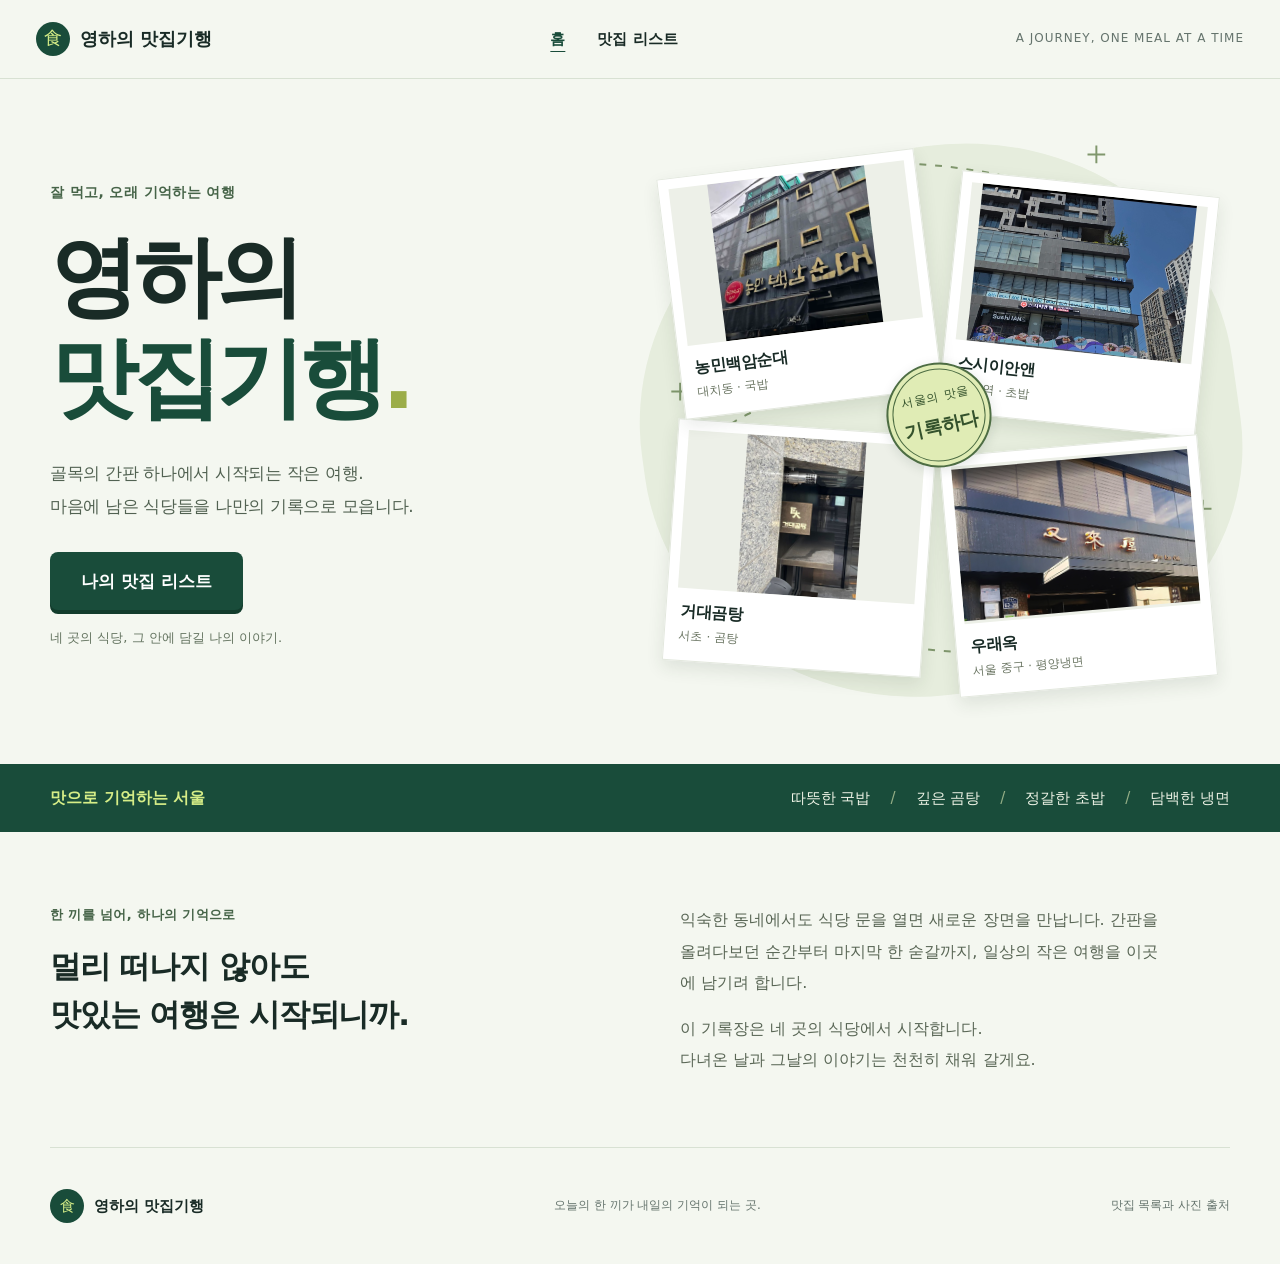
<file: index.html>
<!doctype html>
<html lang="ko">
<head>
  <meta charset="utf-8">
  <meta name="viewport" content="width=device-width, initial-scale=1">
  <meta name="theme-color" content="#194c3a">
  <meta name="description" content="골목의 간판에서 시작되는 작은 여행. 영하가 모아 둔 네 곳의 식당과 한 끼의 기억을 만나보세요.">
  <title>영하의 맛집기행</title>
  <link rel="stylesheet" href="styles.css">
  <link rel="stylesheet" href="landing.css">
</head>
<body class="landing-page">
  <a class="skip-link" href="#journey">본문으로 건너뛰기</a>
  <header class="site-header">
    <a class="brand" href="index.html" aria-label="영하의 맛집기행 홈"><span class="brand-mark" aria-hidden="true">食</span> 영하의 맛집기행</a>
    <nav aria-label="메인 메뉴"><a href="index.html" aria-current="page">홈</a><a href="restaurants.html">맛집 리스트</a></nav>
    <span class="header-note">A JOURNEY, ONE MEAL AT A TIME</span>
  </header>
  <main id="journey">
    <section class="journey-hero page-width" aria-labelledby="journey-title">
      <div class="journey-copy">
        <p class="journey-eyebrow">잘 먹고, 오래 기억하는 여행</p>
        <h1 id="journey-title">영하의<br><span>맛집기행</span><span class="title-period" aria-hidden="true">.</span></h1>
        <p class="journey-description">골목의 간판 하나에서 시작되는 작은 여행.<br>마음에 남은 식당들을<br class="small-break"> 나만의 기록으로 모읍니다.</p>
        <a class="journey-button" href="restaurants.html">나의 맛집 리스트</a>
        <p class="journey-button-note">네 곳의 식당, 그 안에 담길 나의 이야기.</p>
      </div>
      <div class="journey-collage" aria-label="맛집기행의 네 식당 사진">
        <svg class="journey-route" viewBox="0 0 600 600" fill="none" aria-hidden="true" focusable="false">
          <path d="M50 92C130 10 530 28 548 195C570 370 40 170 53 390C62 540 403 590 550 490" stroke="currentColor" stroke-width="2" stroke-dasharray="7 9"/>
          <path d="M460 45v-18m-9 9h18M37 286v-18m-9 9h18M568 405v-18m-9 9h18" stroke="currentColor" stroke-width="2"/>
        </svg>
        <figure class="journey-postcard postcard-nongmin">
          <div class="postcard-image"><img src="assets/nongminbagamsundae.webp" alt="농민백암순대의 간판과 외관" width="750" height="750"></div>
          <figcaption><strong>농민백암순대</strong><span>대치동 · 국밥</span></figcaption>
        </figure>
        <figure class="journey-postcard postcard-sushi">
          <div class="postcard-image"><img src="assets/sushiianand.jpg" alt="스시이안앤 DMC역점의 간판과 외관" width="851" height="624"></div>
          <figcaption><strong>스시이안앤</strong><span>DMC역 · 초밥</span></figcaption>
        </figure>
        <figure class="journey-postcard postcard-geodae">
          <div class="postcard-image"><img src="assets/geodaegomtang.jpg" alt="거대곰탕 서초점의 입구와 간판" width="540" height="720"></div>
          <figcaption><strong>거대곰탕</strong><span>서초 · 곰탕</span></figcaption>
        </figure>
        <figure class="journey-postcard postcard-uraeok">
          <div class="postcard-image"><img src="assets/uraeok.jpg" alt="우래옥의 간판과 외관" width="1000" height="641"></div>
          <figcaption><strong>우래옥</strong><span>서울 중구 · 평양냉면</span></figcaption>
        </figure>
        <div class="journey-stamp" aria-hidden="true"><span>서울의 맛을</span><strong>기록하다</strong></div>
      </div>
    </section>
    <div class="journey-strip" aria-label="기록장에 담긴 음식"><div class="page-width"><span>맛으로 기억하는 서울</span><p>따뜻한 국밥 <i aria-hidden="true">/</i> 깊은 곰탕 <i aria-hidden="true">/</i> 정갈한 초밥 <i aria-hidden="true">/</i> 담백한 냉면</p></div></div>
    <section class="journey-story page-width" aria-labelledby="story-title">
      <div><p class="journey-eyebrow">한 끼를 넘어, 하나의 기억으로</p><h2 id="story-title">멀리 떠나지 않아도<br>맛있는 여행은 시작되니까.</h2></div>
      <div class="journey-story-copy"><p>익숙한 동네에서도 식당 문을 열면 새로운 장면을 만납니다. 간판을 올려다보던 순간부터 마지막 한 숟갈까지, 일상의 작은 여행을 이곳에 남기려 합니다.</p><p>이 기록장은 네 곳의 식당에서 시작합니다.<br>다녀온 날과 그날의 이야기는 천천히 채워 갈게요.</p></div>
    </section>
  </main>
  <footer class="site-footer page-width landing-footer"><a class="brand" href="index.html"><span class="brand-mark" aria-hidden="true">食</span> 영하의 맛집기행</a><p>오늘의 한 끼가 내일의 기억이 되는 곳.</p><a href="restaurants.html">맛집 목록과 사진 출처</a></footer>
</body>
</html>
</file>
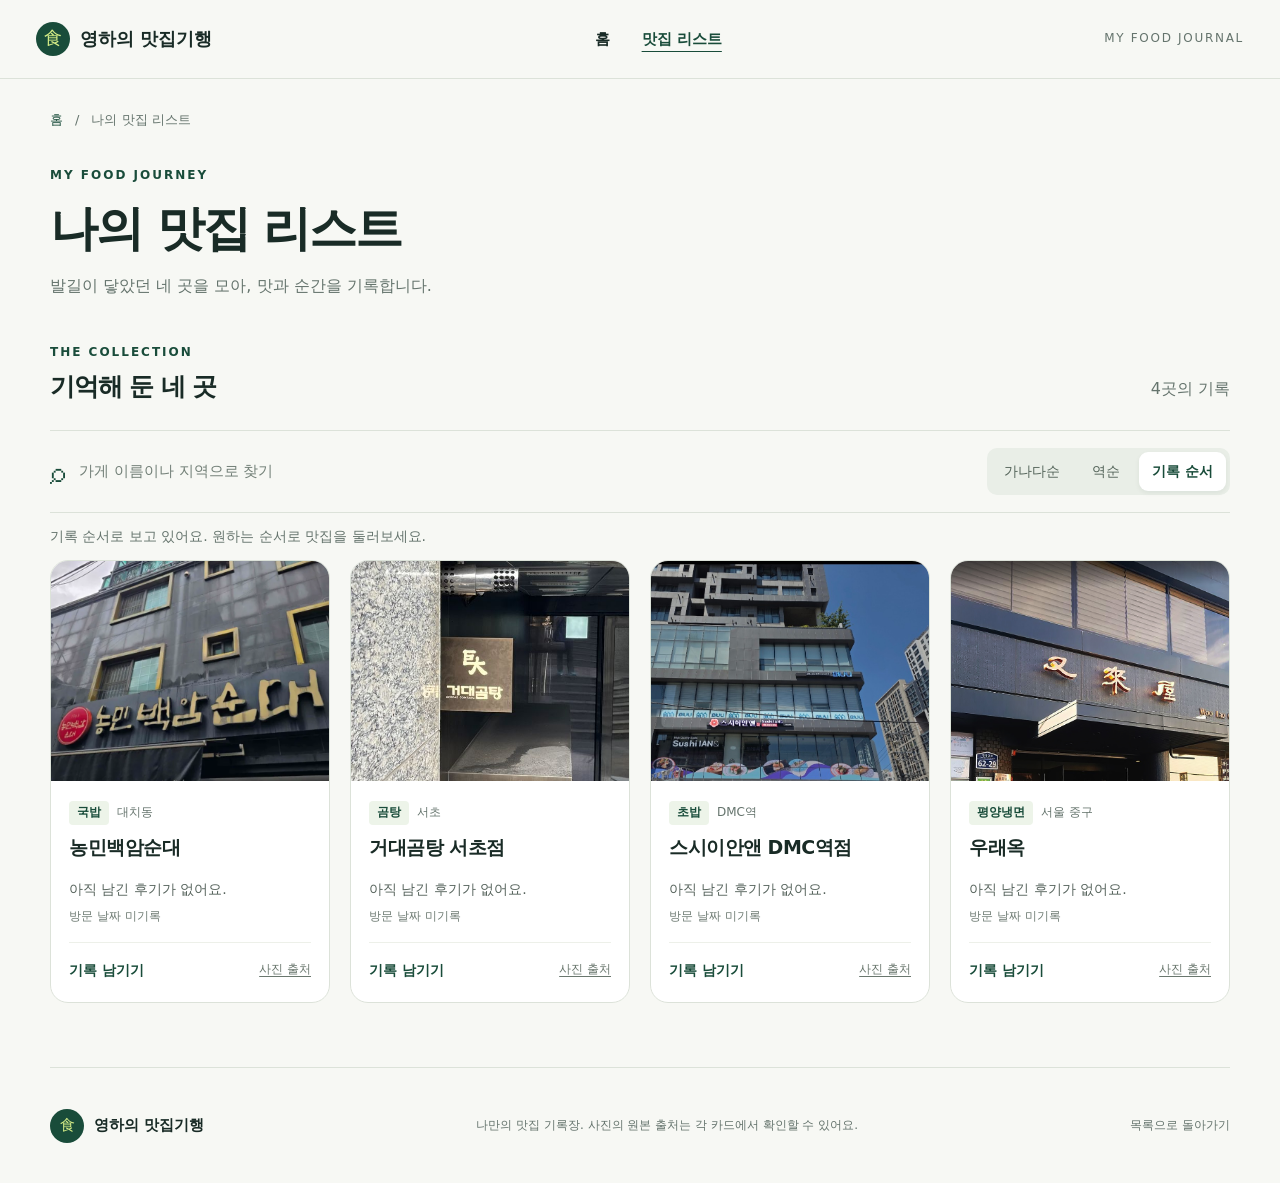
<file: restaurants.html>
<!doctype html>
<html lang="ko">
<head>
  <meta charset="utf-8">
  <meta name="viewport" content="width=device-width, initial-scale=1">
  <meta name="description" content="영하의 맛집기행. 다녀온 네 곳의 맛집과 기억에 남는 순간을 모은 기록장">
  <title>영하의 맛집기행 — 나의 맛집 리스트</title>
  <link rel="stylesheet" href="styles.css?v=20261124-3">
  <script src="algorithms.js" defer></script>
  <script src="script.js" defer></script>
</head>
<body class="collection-page">
  <a class="skip-link" href="#restaurants">맛집 목록으로 건너뛰기</a>
  <header class="site-header">
    <a class="brand" href="index.html" aria-label="영하의 맛집기행 홈"><span class="brand-mark" aria-hidden="true">食</span> 영하의 맛집기행</a>
    <nav aria-label="메인 메뉴"><a href="index.html">홈</a><a href="#restaurants" aria-current="page">맛집 리스트</a></nav>
    <span class="header-note">MY FOOD JOURNAL</span>
  </header>

  <main>
    <section class="collection-page-intro page-width">
      <nav class="breadcrumb" aria-label="현재 위치"><a href="index.html">홈</a><span aria-hidden="true">/</span><span aria-current="page">나의 맛집 리스트</span></nav>
      <p class="eyebrow">MY FOOD JOURNEY</p>
      <h1>나의 맛집 리스트</h1>
      <p>발길이 닿았던 네 곳을 모아, 맛과 순간을 기록합니다.</p>
    </section>

    <section id="restaurants" class="page-width collection">
      <div class="section-heading"><div><p class="eyebrow">THE COLLECTION</p><h2>기억해 둔 네 곳</h2></div><p id="list-count" class="muted">4곳의 기록</p></div>
      <div class="collection-toolbar">
        <label class="search-field"><span aria-hidden="true">⌕</span><input id="restaurant-search" type="search" placeholder="가게 이름이나 지역으로 찾기" aria-label="가게 이름이나 지역으로 찾기"></label>
        <div class="sort-group" role="group" aria-label="맛집 이름 정렬">
          <button type="button" data-sort="asc" aria-pressed="false">가나다순</button>
          <button type="button" data-sort="desc" aria-pressed="false">역순</button>
          <button type="button" id="reset-order" aria-pressed="true">기록 순서</button>
        </div>
      </div>
      <div id="sort-feedback" class="sort-feedback" role="status">기록 순서로 보고 있어요. 원하는 순서로 맛집을 둘러보세요.</div>
      <div id="restaurant-grid" class="restaurant-grid"></div>
      <div id="empty-state" class="empty-state" hidden>찾는 식당이 없어요. 다른 이름이나 지역으로 검색해 보세요.</div>
    </section>
  </main>
  <footer class="site-footer page-width"><a class="brand" href="index.html"><span class="brand-mark" aria-hidden="true">食</span> 영하의 맛집기행</a><p>나만의 맛집 기록장. 사진의 원본 출처는 각 카드에서 확인할 수 있어요.</p><a href="#restaurants">목록으로 돌아가기</a></footer>

  <dialog id="record-dialog" aria-labelledby="record-title">
    <form id="record-form">
      <div class="dialog-heading"><h2 id="record-title">나의 기록</h2><button id="close-dialog" type="button" class="icon-button" aria-label="기록 창 닫기">×</button></div>
      <p class="muted">방문 날짜와 기억하고 싶은 이야기를 남겨 보세요.</p>
      <label for="visit-date">방문 날짜 <span class="optional">선택</span></label><input id="visit-date" type="date">
      <label for="visit-review">나의 후기 <span class="optional">선택</span></label><textarea id="visit-review" rows="5" maxlength="1000" placeholder="먹었던 메뉴, 기억에 남는 순간…"></textarea>
      <p class="storage-note">기록은 현재 브라우저에 저장됩니다. 다른 기기나 브라우저에는 자동으로 옮겨지지 않아요.</p>
      <button class="dark-button" type="submit">기록 저장</button>
    </form>
  </dialog>
  <div id="toast" class="toast" role="status" hidden></div>
  <noscript><p class="noscript">맛집 목록과 정렬 기능을 사용하려면 브라우저에서 JavaScript를 허용해 주세요.</p></noscript>
</body>
</html>
</file>
<file: styles.css>
@charset "UTF-8";
:root{--ink:#192b26;--muted:#65746d;--green:#194c3a;--green-dark:#123a2c;--lime:#d6ed87;--paper:#f7f8f4;--line:#dce2d9;--white:#fff;--radius:18px;--sans:"Malgun Gothic","Apple SD Gothic Neo",system-ui,sans-serif}
*{box-sizing:border-box}html{scroll-behavior:smooth;scroll-padding-top:90px}body{margin:0;background:var(--paper);color:var(--ink);font-family:var(--sans);font-size:16px;line-height:1.65}button,input,select,textarea{font:inherit}button,a,input,select,textarea,summary{-webkit-tap-highlight-color:transparent}button{cursor:pointer}button:disabled{cursor:default;opacity:.45}a{color:inherit;text-decoration:none}a:hover{text-decoration:underline;text-underline-offset:5px}button:focus-visible,a:focus-visible,input:focus-visible,select:focus-visible,textarea:focus-visible,summary:focus-visible{outline:3px solid #8fb849;outline-offset:4px}button,input,select,textarea{border-radius:9px}button{transition:background .18s,color .18s,transform .18s}button:active:not(:disabled){transform:translateY(1px)}img{max-width:100%}[hidden]{display:none!important}.page-width{width:min(1180px,calc(100% - 64px));margin-inline:auto}.muted{color:var(--muted)}.skip-link{position:fixed;left:20px;top:-80px;z-index:100;padding:12px 20px;background:var(--lime)}.skip-link:focus{top:14px}
.site-header{display:flex;align-items:center;justify-content:space-between;gap:24px;padding:22px 36px;border-bottom:1px solid var(--line);background:var(--paper)}.brand{display:inline-flex;gap:10px;align-items:center;font-weight:800;font-size:18px;white-space:nowrap}.brand-mark{display:grid;place-items:center;background:var(--green);color:var(--lime);width:34px;height:34px;border-radius:50%;font-family:serif;font-weight:400}.site-header nav{display:flex;gap:32px;font-size:15px;font-weight:600}.header-note{color:var(--muted);font-size:12px;letter-spacing:1.7px}
.hero{display:grid;grid-template-columns:1.1fr 1fr;gap:50px;align-items:center;padding-block:68px 78px}.eyebrow{font-size:12px;font-weight:700;letter-spacing:2px;display:flex;align-items:center;gap:10px;color:var(--green);margin:0 0 14px}.tiny-line{height:1px;width:28px;background:var(--green)}h1{font-size:clamp(42px,5.8vw,70px);letter-spacing:-3px;line-height:1.18;margin:0 0 24px;font-weight:800}h1 em{font-style:normal;color:var(--green)}.hero-copy{color:var(--muted);line-height:1.9;margin-bottom:28px}.primary-link,.dark-button{display:inline-flex;justify-content:center;align-items:center;border:1px solid var(--green);padding:12px 21px;background:var(--green);color:white;font-weight:600;font-size:15px;border-radius:8px}.primary-link:hover,.dark-button:hover{background:var(--green-dark);text-decoration:none}.hero-art{height:370px;position:relative}.hero-photo{position:absolute;overflow:hidden;border:8px solid white;box-shadow:0 12px 30px #193e2920;background:#e6ebe5}.hero-photo img{display:block;object-fit:contain;width:100%;height:100%}.photo-a{width:65%;height:270px;top:0;left:0;transform:rotate(-5deg)}.photo-b{width:53%;height:220px;right:0;top:120px;transform:rotate(7deg)}.hero-note{position:absolute;bottom:5px;left:8px;display:flex;flex-direction:column;gap:10px;padding:22px 28px;background:var(--lime);transform:rotate(-3deg);box-shadow:0 6px 16px #193e2912}.hero-note span{font-size:11px;letter-spacing:1px}.hero-note strong{font-size:22px;line-height:1.4;letter-spacing:-.5px}
.collection{padding-bottom:76px}.section-heading{display:flex;justify-content:space-between;align-items:end;gap:28px;margin-bottom:26px}.section-heading h2{font-size:32px;line-height:1.35;letter-spacing:-1.1px;margin:0}.section-heading .eyebrow{margin-bottom:8px}.section-heading>p{margin:0 0 2px}.collection-toolbar{display:flex;align-items:center;justify-content:space-between;gap:18px;padding-block:17px;border-top:1px solid var(--line);border-bottom:1px solid var(--line)}.search-field{display:flex;align-items:center;gap:10px;flex:1;max-width:400px}.search-field>span{font-size:30px;line-height:1;color:var(--green)}.search-field input{width:100%;min-width:0;border:0;background:transparent;padding:8px 4px;font-size:15px;color:var(--ink)}.search-field input::placeholder{color:#738078}.sort-group{display:flex;gap:6px;padding:4px;border-radius:10px;background:#e9eee7}.sort-group button{border:0;background:transparent;padding:8px 13px;font-size:14px;white-space:nowrap;color:#54645a}.sort-group button[aria-pressed=true]{background:var(--white);color:var(--green);box-shadow:0 2px 5px #102c1810;font-weight:700}.sort-group button:hover{color:var(--green)}.sort-feedback{min-height:46px;padding-block:12px;color:var(--muted);font-size:14px}.restaurant-grid{display:grid;grid-template-columns:repeat(4,minmax(0,1fr));gap:20px}.restaurant-card{background:white;border:1px solid var(--line);border-radius:var(--radius);overflow:hidden;display:flex;flex-direction:column;animation:cardIn .3s ease both}.card-media{height:220px;flex-shrink:0;background:#edf0eb;position:relative;overflow:hidden}.card-media img{position:absolute;inset:0;width:100%;height:100%;min-width:0;min-height:0;object-fit:cover;object-position:center;display:block}.image-missing{padding:30px;text-align:center;color:var(--muted);font-size:14px}.card-body{padding:20px 18px;display:flex;flex:1;flex-direction:column}.category-line{display:flex;gap:8px;align-items:center;font-size:12px;color:var(--muted);margin:0 0 8px}.category-tag{color:var(--green);background:#edf4e9;padding:2px 8px;border-radius:4px;font-weight:600}.restaurant-card h3{margin:0 0 16px;font-size:19px;line-height:1.5;letter-spacing:-.5px}.record-preview{margin:0 0 6px;font-size:14px;white-space:pre-wrap;overflow-wrap:anywhere;color:#58655e;display:-webkit-box;-webkit-line-clamp:3;-webkit-box-orient:vertical;overflow:hidden}.visit-date{font-size:12px;color:#6f7c74;margin:0 0 15px}.card-bottom{margin-top:auto;display:flex;align-items:center;justify-content:space-between;gap:8px;padding-top:16px;border-top:1px solid #edf0e9}.record-button{border:0;background:transparent;color:var(--green);padding:0;font-size:14px;font-weight:700}.source-link{font-size:12px;color:#6a776e;text-decoration:underline;text-underline-offset:3px}.empty-state{border:1px dashed var(--line);padding:50px;text-align:center;color:var(--muted);border-radius:16px}
.trace-panel{margin-top:28px;border:1px solid var(--line);border-radius:13px;background:#eef3e9}.trace-panel summary{padding:19px 23px;cursor:pointer;display:flex;justify-content:space-between;gap:15px;align-items:center;font-weight:600}.trace-panel summary>span:first-child{display:flex;align-items:center;gap:14px}.summary-hint{font-size:13px;color:var(--muted);font-weight:400}.label-chip{display:inline-block;border-radius:5px;background:#dcebc9;color:#38522d;padding:4px 9px;font-size:12px;white-space:nowrap}.trace-content{padding:4px 24px 26px;border-top:1px solid var(--line)}.trace-intro h3{font-size:20px;margin-bottom:4px}.trace-intro p{font-size:14px;color:var(--muted);margin-top:0}.trace-status{display:flex;justify-content:space-between;align-items:center;margin-top:22px;font-size:13px;color:var(--muted)}.trace-message{font-size:16px;font-weight:600;min-height:26px}.trace-items{display:flex;flex-wrap:wrap;gap:10px;min-height:48px}.trace-item{padding:10px 14px;background:white;border:1px solid #cfdbc8;border-radius:8px;font-size:14px}.trace-controls{display:flex;gap:10px;align-items:center;margin-top:24px}.secondary-button{border:1px solid #c5d2bf;background:white;color:var(--green);padding:10px 16px;font-size:14px;font-weight:600}.secondary-button:hover{background:#edf4e9}.text-button{padding:8px 12px;border:0;background:transparent;color:var(--muted);font-size:14px}
.lab-section{background:var(--green-dark);color:#f5f8ef;padding:64px 0 56px}.lab-heading{margin-bottom:34px;align-items:center}.lab-heading h2{font-size:36px;letter-spacing:-1px}.lab-heading .eyebrow{color:var(--lime)}.lab-heading>p{font-size:15px;color:#bacdc1;line-height:1.9}.lab-layout{display:grid;grid-template-columns:310px minmax(0,1fr);gap:24px}.lab-controls{padding:28px;background:#1e4b3b;border:1px solid #38604e;border-radius:var(--radius)}.lab-controls h3{margin:0 0 8px;font-size:20px}.lab-description{margin:0 0 24px;color:#bed0c3;font-size:14px}.lab-controls label{display:block;margin-bottom:7px;font-size:14px;font-weight:600}.select-wrap{position:relative;margin-bottom:18px}.select-wrap:after{content:"";position:absolute;right:17px;top:17px;width:7px;height:7px;border-right:2px solid #b6c9bc;border-bottom:2px solid #b6c9bc;transform:rotate(45deg);pointer-events:none}.select-wrap select{appearance:none;width:100%;padding:10px 38px 10px 13px;background:#164131;border:1px solid #4a6c5a;color:white;font-size:15px}.lime-button{background:var(--lime);color:#183820;border:0;width:100%;padding:13px 15px;font-weight:800;margin-top:6px}.lime-button:hover{background:#e3f5aa}.cancel-button{background:transparent;border:1px solid #89a393;color:#e3ece4;width:100%;padding:9px;margin-top:10px;font-size:14px}.method-note{font-size:12px;color:#bed0c3;margin:18px 0 0;line-height:1.8}.lab-output{padding:28px 30px;background:#f8faf5;color:var(--ink);border-radius:var(--radius);min-width:0}.lab-output-top{display:flex;align-items:center;justify-content:space-between;gap:16px;padding-bottom:18px;border-bottom:1px solid var(--line)}.lab-output-top h3{font-size:20px;margin:0}.lab-output-top>span{font-size:12px;color:var(--muted)}.benchmark-placeholder{text-align:center;display:flex;flex-direction:column;justify-content:center;align-items:center;min-height:335px}.placeholder-icon{display:grid;place-items:center;width:60px;height:60px;border:1px solid #cbd9c4;border-radius:50%;font-size:30px;color:#507149}.benchmark-placeholder h4{font-size:18px;margin:20px 0 8px}.benchmark-placeholder p{font-size:14px;line-height:1.8;color:var(--muted);margin:0}.result-context{font-size:13px;color:var(--muted);margin:20px 0}.timing-row{margin-bottom:19px}.timing-label{display:flex;justify-content:space-between;font-size:14px;margin-bottom:8px}.timing-label strong{font-variant-numeric:tabular-nums}.bar-track{height:13px;border-radius:5px;background:#e7ede2;overflow:hidden}.time-bar{height:100%;border-radius:5px;min-width:3px;transition:width .5s}.merge-bar{background:#4d7952}.selection-bar{background:#a4b977}.table-scroll{overflow-x:auto}table{width:100%;border-collapse:collapse;margin-top:25px;font-size:14px}caption{text-align:left;font-size:13px;color:var(--muted);margin-bottom:9px}th,td{text-align:left;padding:10px 8px;border-bottom:1px solid #dde5d7;font-variant-numeric:tabular-nums;white-space:nowrap}thead th{font-weight:500;font-size:12px;color:var(--muted)}tbody th{font-weight:600}.validation-result{font-size:13px;font-weight:600;color:#3b6b38;margin-bottom:12px}.timing-note{font-size:12px;color:var(--muted);line-height:1.8}.algorithm-explanations{display:grid;grid-template-columns:1fr 1fr;gap:40px;margin-top:35px}.algorithm-explanations article{position:relative;padding-left:45px}.algorithm-symbol{position:absolute;left:0;top:0;font-size:28px;color:var(--lime)}.algorithm-explanations h3{font-size:16px;margin:0 0 8px}.algorithm-explanations h3 span{font-size:13px;font-weight:400;margin-left:8px;color:#b7cdbd}.algorithm-explanations p{font-size:14px;line-height:1.8;color:#bdd0c4;margin:0}.code-path{margin-top:32px;border-top:1px solid #466552;padding-top:20px}.code-path summary{font-size:14px;cursor:pointer;color:#d9e8d2}.code-path>div{font-size:14px;color:#c1d4c6;padding:12px 0}.code-path pre{overflow:auto;background:#0d2d22;padding:20px;border-radius:9px;font-size:13px;line-height:1.9}.code-footnote{font-size:13px;color:#a9c4b2}
.site-footer{display:flex;align-items:center;justify-content:space-between;gap:22px;padding-block:36px}.site-footer .brand{font-size:15px}.site-footer p,.site-footer>a:last-child{font-size:12px;color:var(--muted)}dialog{width:min(500px,calc(100vw - 32px));border:1px solid var(--line);border-radius:18px;padding:28px;background:var(--paper);color:var(--ink);box-shadow:0 24px 80px #0003}dialog::backdrop{background:#12291d88;backdrop-filter:blur(3px)}.dialog-heading{display:flex;align-items:center;justify-content:space-between;gap:20px}.dialog-heading h2{font-size:23px;letter-spacing:-.5px;margin:0}.icon-button{border:0;background:transparent;font-size:30px;line-height:1;padding:5px 9px;color:var(--muted)}dialog .muted{font-size:14px;margin:14px 0 24px}dialog label{display:block;font-weight:600;font-size:14px;margin:18px 0 8px}.optional{font-size:12px;font-weight:400;color:var(--muted);margin-left:7px}dialog input,dialog textarea{width:100%;border:1px solid #c8d4c2;background:white;padding:11px 13px;color:var(--ink);font-size:16px}dialog textarea{resize:vertical;min-height:110px}.storage-note{font-size:12px;color:var(--muted);margin:18px 0}dialog .dark-button{width:100%}.toast{position:fixed;bottom:28px;left:50%;transform:translateX(-50%);background:#162c22;color:#fff;border:1px solid #65836d;border-radius:10px;padding:12px 22px;max-width:calc(100% - 32px);width:max-content;z-index:20;box-shadow:0 6px 25px #0003;font-size:14px}.noscript{padding:30px;background:#fff2c7;text-align:center}
@keyframes cardIn{from{opacity:0;transform:translateY(6px)}to{opacity:1;transform:translateY(0)}}
@media(max-width:1100px){.restaurant-grid{grid-template-columns:repeat(2,minmax(0,1fr))}.card-media{height:260px}.hero{gap:28px}.hero-art{height:340px}.photo-a{height:235px}.photo-b{height:200px}.hero-note{padding:18px 22px}.hero-note strong{font-size:20px}}
@media(max-width:760px){.page-width{width:calc(100% - 36px)}.site-header{padding:17px 18px;gap:12px}.site-header nav{gap:17px;font-size:13px}.header-note{display:none}.brand{font-size:16px}.brand-mark{width:30px;height:30px}.hero{grid-template-columns:1fr;padding-block:40px;gap:20px}.hero-art{height:310px;max-width:410px;width:100%;margin:auto}.hero h1{font-size:49px;letter-spacing:-2px}.hero-copy{font-size:15px}.section-heading h2{font-size:27px}.section-heading>p{font-size:13px}.collection{padding-bottom:44px}.collection-toolbar{align-items:stretch;flex-direction:column;gap:8px}.search-field{max-width:none}.sort-group{align-self:flex-start}.sort-group button{padding:8px 16px}.restaurant-grid{gap:14px}.card-media{height:190px}.card-body{padding:17px 14px}.restaurant-card h3{font-size:17px}.trace-panel summary{padding:17px;align-items:start}.trace-panel summary>span:first-child{display:block}.trace-panel .label-chip{margin-right:6px}.summary-hint{display:none}.trace-content{padding:0 17px 20px}.trace-controls{flex-wrap:wrap}.lab-section{padding-block:40px}.lab-heading{display:block}.lab-heading h2{font-size:30px}.lab-heading>p{font-size:14px;margin-top:18px}.lab-layout{grid-template-columns:1fr;gap:18px}.lab-controls,.lab-output{padding:24px 20px}.lab-controls{display:grid;grid-template-columns:1fr 1fr;column-gap:18px}.lab-controls h3,.lab-description,.lab-controls label,.select-wrap,.lime-button,.cancel-button,.method-note{grid-column:1 / -1}.benchmark-placeholder{min-height:270px}.algorithm-explanations{grid-template-columns:1fr;gap:24px}.site-footer{align-items:flex-start;flex-direction:column;gap:14px;padding-block:28px}.site-footer p{margin:0}.lab-output-top>span{max-width:160px;text-align:right}}
@media(max-width:420px){.restaurant-grid{grid-template-columns:1fr}.card-media{height:250px}.hero-art{height:285px}.photo-a{height:210px}.photo-b{height:180px;top:100px}.hero-note{padding:14px 20px}.hero-note strong{font-size:18px}.hero h1{font-size:44px}.site-header nav{gap:12px}.trace-panel summary>span:first-child{font-size:14px}}
/* 독립된 맛집 목록 페이지 */
.collection-page-intro{padding-block:30px 42px}
.breadcrumb{display:flex;align-items:center;gap:12px;font-size:13px;color:var(--muted);margin-bottom:36px}
.breadcrumb a{color:var(--green)}
.collection-page-intro h1{font-size:48px;letter-spacing:-2px;margin:0 0 15px}
.collection-page-intro>p:last-child{font-size:16px;color:var(--muted);margin:0;line-height:1.8}
.collection-page .collection{padding-bottom:64px}
.collection-page .section-heading h2{font-size:25px}
.collection-page .site-footer{border-top:1px solid var(--line)}
.collection-page .site-header nav a[href="#restaurants"]{color:var(--green);text-decoration:underline;text-underline-offset:7px}
@media(max-width:760px){.collection-page-intro{padding-block:24px 32px}.breadcrumb{margin-bottom:30px}.collection-page-intro h1{font-size:37px;letter-spacing:-1.5px}.collection-page .section-heading h2{font-size:23px}.site-header{flex-wrap:wrap}.site-header nav{flex-shrink:0}.collection-page .collection{padding-bottom:40px}}
@media(prefers-reduced-motion:reduce){html{scroll-behavior:auto}*,*:before,*:after{animation:none!important;transition:none!important}}
</file>
<file: landing.css>
/* 영하의 맛집기행 — 여행 기록장처럼 펼쳐지는 첫 화면 */
.landing-page{background:#f4f7f0}
.landing-page .site-header{background:transparent;border-bottom-color:#d8e1d3}
.landing-page .site-header nav a[aria-current="page"]{color:var(--green);text-decoration:underline;text-underline-offset:7px}
.landing-page .header-note{font-size:12px;letter-spacing:1px}
.journey-hero{display:grid;grid-template-columns:1fr 1.05fr;align-items:center;gap:44px;min-height:685px;padding-block:56px 70px}
.journey-copy{position:relative;z-index:1}
.journey-eyebrow{color:#466448;font-weight:700;font-size:14px;letter-spacing:.4px;margin:0 0 22px}
.journey-hero h1{font-size:clamp(64px,6.9vw,91px);line-height:1.15;letter-spacing:-5px;font-weight:800;margin:0 0 28px}
.journey-hero h1>span:not(.title-period){color:var(--green)}
.journey-hero .title-period{color:#9bad49}
.journey-description{color:#526252;font-size:17px;line-height:1.95;margin:0 0 29px;letter-spacing:-.35px}
.small-break{display:none}
.journey-button{display:inline-flex;align-items:center;justify-content:center;min-height:58px;padding:14px 31px;border-radius:8px;background:var(--green);color:#fff;font-size:17px;font-weight:700;box-shadow:0 4px 0 #123c2c;transition:background .2s,transform .2s}
.journey-button:hover{background:#123c2c;text-decoration:none;transform:translateY(-2px)}
.journey-button-note{color:#63735f;font-size:13px;margin:17px 0 0}
.journey-collage{position:relative;isolation:isolate;display:grid;grid-template-columns:repeat(2,minmax(0,1fr));gap:24px 20px;padding:26px 22px 20px;align-self:center}
.journey-collage:before{content:"";position:absolute;inset:10px -8px -3px;background:#e6eddd;border-radius:49% 46% 43% 47%;transform:rotate(-8deg);z-index:-2}
.journey-route{position:absolute;inset:-18px -22px;width:calc(100% + 44px);height:calc(100% + 36px);z-index:-1;color:#80976d;overflow:visible;pointer-events:none}
.journey-postcard{background:#fff;margin:0;padding:10px 10px 14px;box-shadow:0 7px 17px #263b251b;position:relative;border:1px solid #e3e8de}
.postcard-image{height:158px;display:flex;align-items:center;justify-content:center;background:#edf0e8;overflow:hidden}
.postcard-image img{width:100%;height:100%;object-fit:contain;display:block}
.journey-postcard figcaption{padding:10px 4px 0;display:flex;flex-direction:column;gap:2px}
.journey-postcard strong{font-size:16px;letter-spacing:-.4px}
.journey-postcard figcaption span{font-size:12px;color:#697461}
.postcard-nongmin{transform:rotate(-7deg);z-index:1}
.postcard-sushi{transform:translateY(20px) rotate(6deg)}
.postcard-geodae{transform:translateY(-3px) rotate(4deg)}
.postcard-uraeok{transform:translateY(15px) rotate(-5deg);z-index:1}
.journey-stamp{position:absolute;z-index:2;left:50%;top:50%;transform:translate(-50%,-50%) rotate(-12deg);display:flex;flex-direction:column;align-items:center;justify-content:center;width:105px;height:105px;border:2px solid #4d6d43;outline:1px solid #4d6d43;outline-offset:-7px;border-radius:50%;background:#e0ecb5;color:#34522c;box-shadow:0 3px 12px #192e2220}
.journey-stamp span{font-size:12px;letter-spacing:1px}
.journey-stamp strong{font-size:19px;letter-spacing:-.5px;margin-top:3px}
.journey-strip{background:var(--green);color:#eef3e6;padding-block:21px}
.journey-strip>.page-width{display:flex;justify-content:space-between;align-items:center;gap:20px}
.journey-strip span{font-size:16px;font-weight:700;color:var(--lime)}
.journey-strip p{margin:0;display:flex;gap:20px;font-size:15px}
.journey-strip i{font-style:normal;color:#94ae86}
.journey-story{display:grid;grid-template-columns:1fr 1fr;gap:80px;padding-block:72px}
.journey-story .journey-eyebrow{margin-bottom:16px;font-size:13px}
.journey-story h2{font-size:31px;line-height:1.55;letter-spacing:-1.1px;margin:0}
.journey-story-copy{font-size:16px;color:#596655;line-height:1.95;max-width:480px}
.journey-story-copy p{margin:0 0 15px}
.journey-story-copy p:last-child{margin:0}
.landing-footer{border-top:1px solid #d8e1d3}
@media(max-width:1100px){.journey-hero{gap:30px;min-height:620px}.journey-hero h1{font-size:72px}.postcard-image{height:138px}.journey-collage{gap:20px 14px;padding-inline:14px}.journey-postcard{padding:8px 8px 12px}.journey-postcard strong{font-size:14px}.journey-stamp{width:88px;height:88px}.journey-stamp strong{font-size:17px}.journey-story{gap:40px}.journey-strip p{gap:13px}}
@media(max-width:850px){.landing-page .header-note{display:none}.journey-hero{grid-template-columns:1fr;gap:38px;padding-block:45px 55px}.journey-copy{text-align:center}.journey-hero h1{font-size:76px;letter-spacing:-4px}.journey-hero h1 br{display:none}.journey-hero h1>span:not(.title-period){margin-left:14px}.journey-eyebrow{margin-bottom:18px}.journey-collage{width:min(100%,510px);margin-inline:auto;gap:22px}.postcard-image{height:165px}.journey-postcard strong{font-size:16px}.journey-stamp{width:100px;height:100px}.journey-strip>.page-width{flex-direction:column;gap:9px}.journey-strip p{font-size:14px;gap:15px}.journey-story{padding-block:48px;gap:28px}.journey-story h2{font-size:26px}}
@media(max-width:600px){.journey-hero{padding-top:34px;gap:32px}.journey-hero h1{font-size:57px;letter-spacing:-3px}.journey-hero h1 br{display:block}.journey-hero h1>span:not(.title-period){margin-left:0}.journey-description{font-size:16px}.journey-button{font-size:16px;min-height:54px}.journey-collage{padding:15px 17px 20px;gap:20px 15px;max-width:440px}.postcard-image{height:140px}.journey-postcard strong{font-size:14px}.journey-postcard figcaption{padding-inline:1px}.journey-stamp{width:82px;height:82px}.journey-stamp span{font-size:12px;letter-spacing:0}.journey-stamp strong{font-size:16px}.journey-strip p{gap:10px;font-size:13px}.journey-story{grid-template-columns:1fr;gap:20px}.journey-story h2{font-size:28px}.journey-story-copy{max-width:none}.journey-route{inset:-8px -5px;width:calc(100% + 10px);height:calc(100% + 16px)}}
@media(max-width:600px){.journey-collage:before{inset:0 4px;transform:none}}
@media(max-width:380px){.journey-hero h1{font-size:53px}.small-break{display:block}.journey-description{font-size:15px}.journey-collage{gap:18px 12px;padding-inline:10px}.postcard-image{height:125px}.journey-postcard{padding:7px}.journey-postcard figcaption span{font-size:12px}.journey-strip p{gap:7px;font-size:12px}.journey-story h2{font-size:26px}}
</file>
